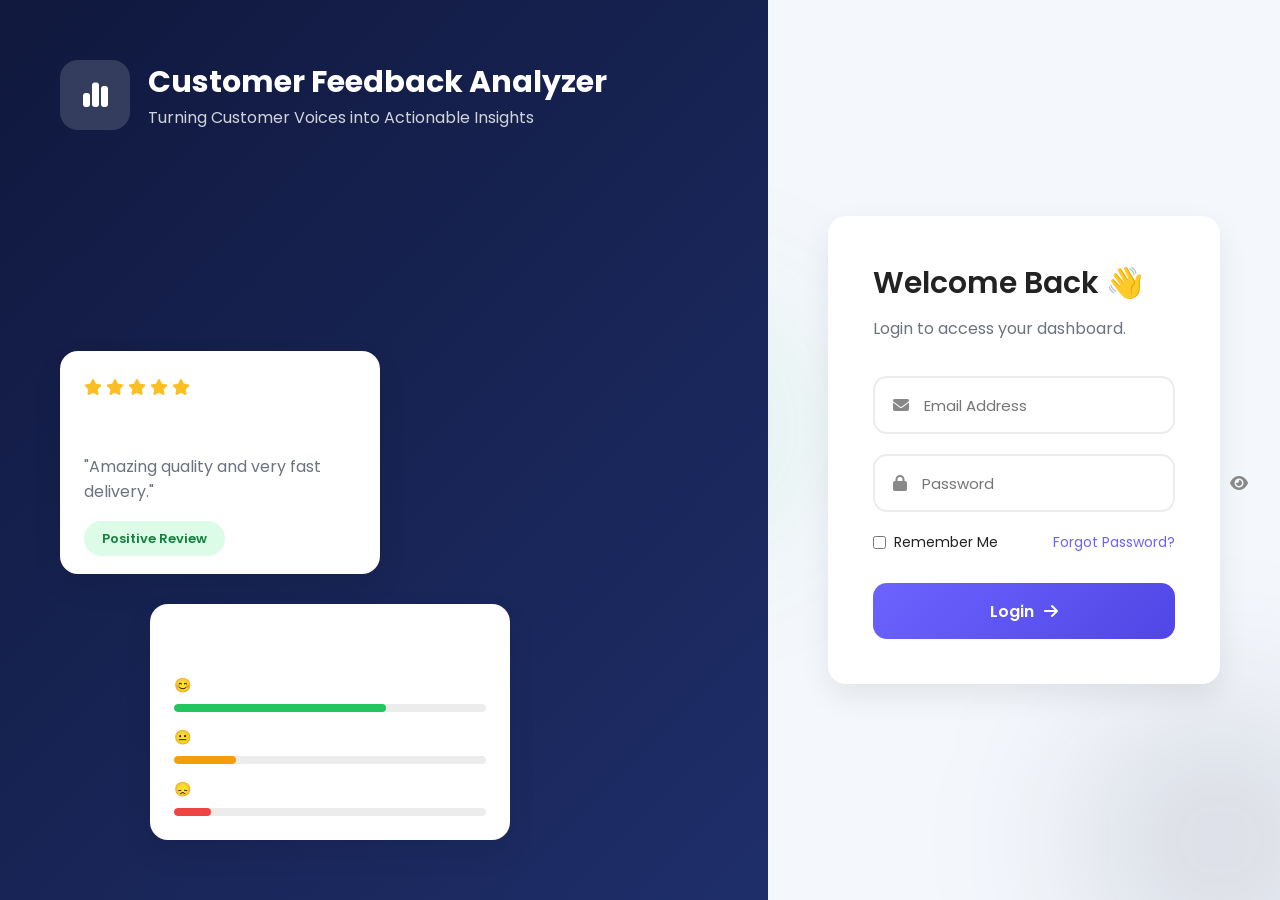
<file: index.html>
<!DOCTYPE html>
<html lang="en">

<head>

    <meta charset="UTF-8">
    <meta name="viewport" content="width=device-width, initial-scale=1.0">

    <title>Customer Feedback Analyzer</title>

    <!-- Google Font -->
    <link rel="preconnect" href="https://fonts.googleapis.com">
    <link rel="preconnect" href="https://fonts.gstatic.com" crossorigin>

    <link href="https://fonts.googleapis.com/css2?family=Poppins:wght@300;400;500;600;700&display=swap"
        rel="stylesheet">

    <!-- Font Awesome -->
    <link rel="stylesheet"
        href="https://cdnjs.cloudflare.com/ajax/libs/font-awesome/6.7.2/css/all.min.css">

    <!-- CSS -->
    <link rel="stylesheet" href="css/style.css">
    <link rel="stylesheet" href="css/login.css">

</head>

<body>

    <!-- Background Circles -->

    <div class="background">

        <div class="circle circle1"></div>
        <div class="circle circle2"></div>
        <div class="circle circle3"></div>

    </div>

    <!-- Main Container -->

    <div class="login-container">

        <!-- ==========================================
             LEFT PANEL
        ========================================== -->

        <section class="left-panel">

            <!-- Logo -->

            <div class="logo">

                <div class="logo-box">

                    <i class="fa-solid fa-chart-simple"></i>

                </div>

                <div>

                    <h1>Customer Feedback Analyzer</h1>

                    <p>Turning Customer Voices into Actionable Insights</p>

                </div>

            </div>

            <!-- Floating Cards -->

            <div class="cards">

                <!-- Review Card -->

                <div class="review-card">

                    <div class="stars">

                        <i class="fa-solid fa-star"></i>
                        <i class="fa-solid fa-star"></i>
                        <i class="fa-solid fa-star"></i>
                        <i class="fa-solid fa-star"></i>
                        <i class="fa-solid fa-star"></i>

                    </div>

                    <h3>Excellent Product</h3>

                    <p>

                        "Amazing quality and very fast delivery."

                    </p>

                    <span class="positive">

                        Positive Review

                    </span>

                </div>

                <!-- Analytics Card -->

                <div class="analytics-card">

                    <h3>Today's Analysis</h3>

                    <div class="stat">

                        <span>😊 Positive</span>

                        <span>68%</span>

                    </div>

                    <div class="progress">

                        <div class="progress-fill positive-fill"></div>

                    </div>

                    <div class="stat">

                        <span>😐 Neutral</span>

                        <span>20%</span>

                    </div>

                    <div class="progress">

                        <div class="progress-fill neutral-fill"></div>

                    </div>

                    <div class="stat">

                        <span>😞 Negative</span>

                        <span>12%</span>

                    </div>

                    <div class="progress">

                        <div class="progress-fill negative-fill"></div>

                    </div>

                </div>

            </div>

        </section>

        <!-- ==========================================
             RIGHT PANEL
        ========================================== -->

        <section class="right-panel">

            <div class="login-card">

                <h2>

                    Welcome Back 👋

                </h2>

                <p>

                    Login to access your dashboard.

                </p>

                <form id="loginForm">

                    <!-- Email -->

                    <div class="input-box">

                        <i class="fa-solid fa-envelope"></i>

                        <input
                            type="email"
                            id="email"
                            placeholder="Email Address"
                            required>

                    </div>

                    <!-- Password -->

                    <div class="input-box">

                        <i class="fa-solid fa-lock"></i>

                        <input
                            type="password"
                            id="password"
                            placeholder="Password"
                            required>

                        <i
                            class="fa-solid fa-eye toggle-password"
                            id="togglePassword">

                        </i>

                    </div>

                    <!-- Options -->

                    <div class="options">

                        <label>

                            <input type="checkbox">

                            Remember Me

                        </label>

                        <a href="#">

                            Forgot Password?

                        </a>

                    </div>

                    <!-- Button -->

                    <button
                        class="login-btn"
                        type="submit">

                        Login

                        <i class="fa-solid fa-arrow-right"></i>

                    </button>

                </form>

            </div>

        </section>

    </div>

    <script src="js/login.js"></script>

</body>

</html>
</file>
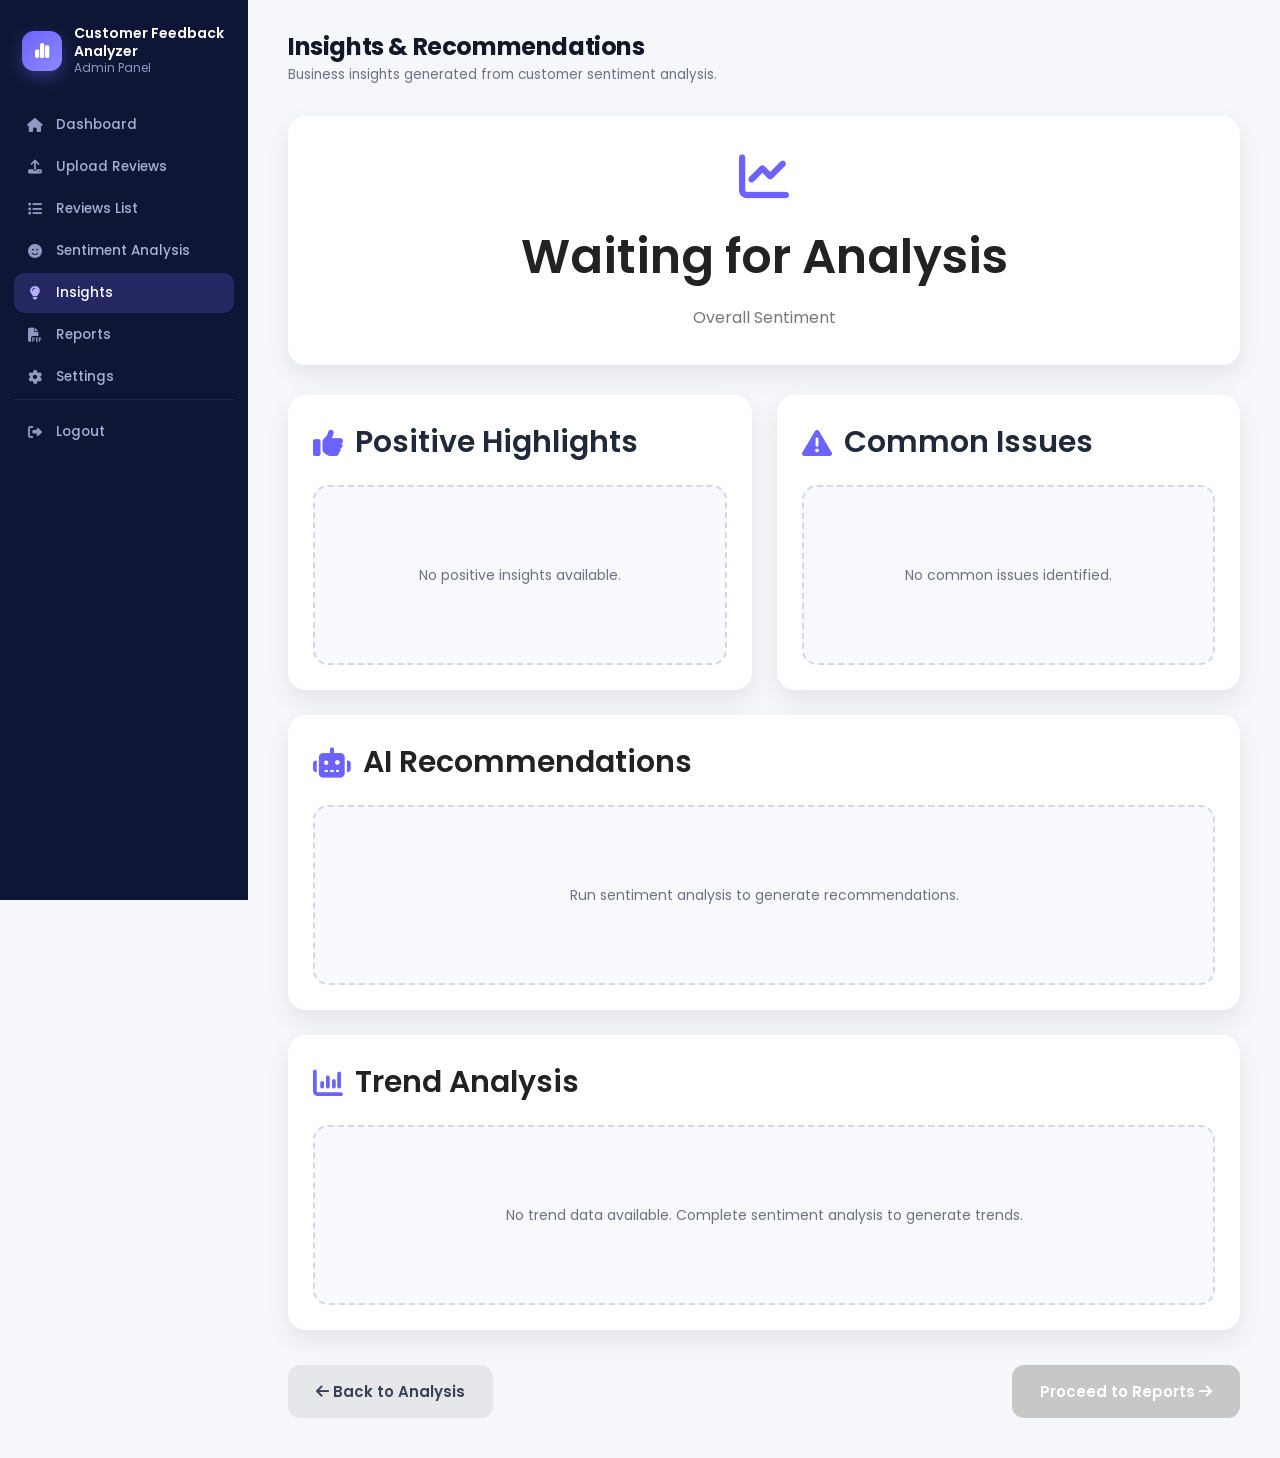
<file: insights.html>
<!DOCTYPE html>
<html lang="en">

<head>

    <meta charset="UTF-8">

    <meta name="viewport" content="width=device-width, initial-scale=1.0">

    <title>Insights & Recommendations | Customer Feedback Analyzer</title>

    <!-- Google Font -->

    <link rel="preconnect" href="https://fonts.googleapis.com">

    <link rel="preconnect" href="https://fonts.gstatic.com" crossorigin>

    <link href="https://fonts.googleapis.com/css2?family=Poppins:wght@300;400;500;600;700&display=swap"
        rel="stylesheet">

    <!-- Font Awesome -->

    <link rel="stylesheet"
        href="https://cdnjs.cloudflare.com/ajax/libs/font-awesome/6.7.2/css/all.min.css">

    <!-- CSS -->

    <link rel="stylesheet" href="css/style.css">

    <link rel="stylesheet" href="css/dashboard.css">

    <link rel="stylesheet" href="css/insights.css">

</head>

<body>

<div class="dashboard">

    <!-- ==========================================
         SIDEBAR
    ========================================== -->

    <aside class="sidebar">

        <div>

            <div class="logo">

                <div class="logo-box">

                    <i class="fa-solid fa-chart-simple"></i>

                </div>

                <div>

                    <h2>Customer Feedback Analyzer</h2>

                    <p>Admin Panel</p>

                </div>

            </div>

            <nav>

                <ul>

                    <li>

                        <a href="dashboard.html">

                            <i class="fa-solid fa-house"></i>

                            Dashboard

                        </a>

                    </li>

                    <li>

                        <a href="upload.html">

                            <i class="fa-solid fa-upload"></i>

                            Upload Reviews

                        </a>

                    </li>

                    <li>

                        <a href="reviews.html">

                            <i class="fa-solid fa-list"></i>

                            Reviews List

                        </a>

                    </li>

                    <li>

                        <a href="analysis.html">

                            <i class="fa-solid fa-face-smile"></i>

                            Sentiment Analysis

                        </a>

                    </li>

                    <li class="active">

                        <a href="insights.html">

                            <i class="fa-solid fa-lightbulb"></i>

                            Insights

                        </a>

                    </li>

                    <li>

                        <a href="reports.html">

                            <i class="fa-solid fa-file-pdf"></i>

                            Reports

                        </a>

                    </li>

                    <li>

                        <a href="settings.html">

                            <i class="fa-solid fa-gear"></i>

                            Settings

                        </a>

                    </li>

                    <li>

                        <a href="index.html">

                            <i class="fa-solid fa-right-from-bracket"></i>

                            Logout

                        </a>

                    </li>

                </ul>

            </nav>

        </div>

    </aside>

    <!-- ==========================================
         MAIN CONTENT
    ========================================== -->

    <main class="main-content">

        <header class="topbar">

            <div>

                <h1>Insights & Recommendations</h1>

                <p>Business insights generated from customer sentiment analysis.</p>

            </div>

        </header>

        <!-- Overall Score -->

        <section class="overall-score">

            <div class="score-card">

                <i class="fa-solid fa-chart-line"></i>

                <h2 id="overallSentiment">Balanced</h2>

                <p>Overall Sentiment</p>

            </div>

        </section>

        <!-- Insight Cards -->

        <section class="insight-grid">

            <div class="insight-card">

                <h2>

                    <i class="fa-solid fa-thumbs-up"></i>

                    Positive Highlights

                </h2>

                <div class="empty-box">

                    <ul id="positiveHighlights">

                    </ul>

                </div>

            </div>

            <div class="insight-card">

                <h2>

                    <i class="fa-solid fa-triangle-exclamation"></i>

                    Common Issues

                </h2>

                <div class="empty-box">

                    <ul id="commonIssues">

                    </ul>

                </div>

            </div>

        </section>

        <!-- AI Recommendations -->

        <section class="recommendation-card">

            <h2>

                <i class="fa-solid fa-robot"></i>

                AI Recommendations

            </h2>

            <div class="empty-box">

                <ul id="recommendationsList">

                </ul>

            </div>

        </section>

        <!-- Trend Placeholder -->

        <section class="recommendation-card">

            <h2>

                <i class="fa-solid fa-chart-column"></i>

                Trend Analysis

            </h2>

            <div class="empty-box trend-box">

                <p id="trendAnalysis">

                    Waiting for analysis...

                </p>

            </div>

        </section>

        <!-- Navigation -->

        <section class="insight-actions">

            <button class="back-btn" onclick="window.location.href='analysis.html'">

                <i class="fa-solid fa-arrow-left"></i>

                Back to Analysis

            </button>

            <button id="reportBtn" class="report-btn" disabled>

                Proceed to Reports

                <i class="fa-solid fa-arrow-right"></i>

            </button>

        </section>

    </main>

</div>

<script src="js/storage.js"></script>
<script src="js/insights.js"></script>

</body>

</html>
</file>
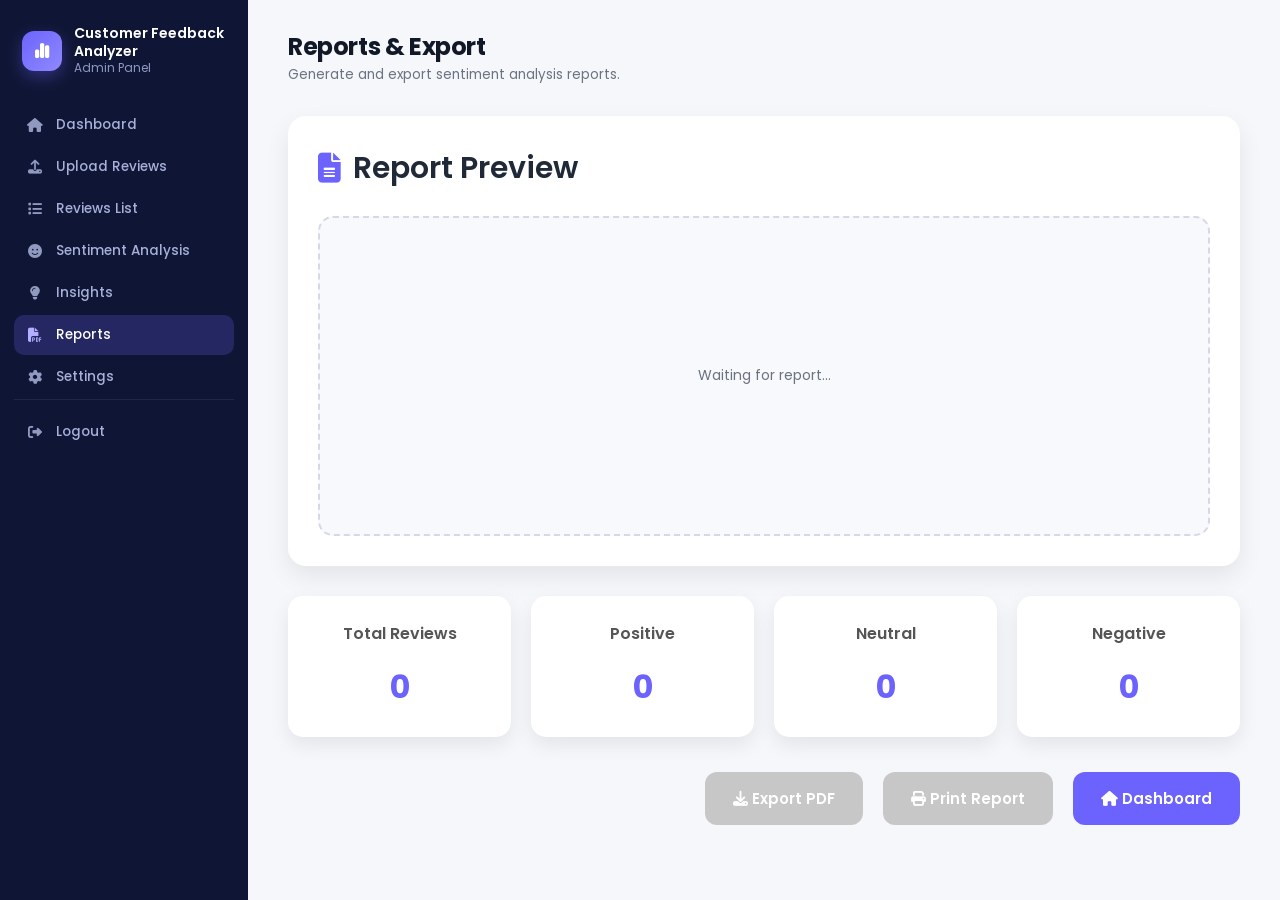
<file: reports.html>
<!DOCTYPE html>
<html lang="en">

<head>

    <meta charset="UTF-8">

    <meta name="viewport" content="width=device-width, initial-scale=1.0">

    <title>Reports | Customer Feedback Analyzer</title>

    <!-- Google Font -->

    <link rel="preconnect" href="https://fonts.googleapis.com">

    <link rel="preconnect" href="https://fonts.gstatic.com" crossorigin>

    <link href="https://fonts.googleapis.com/css2?family=Poppins:wght@300;400;500;600;700&display=swap"
        rel="stylesheet">

    <!-- Font Awesome -->

    <link rel="stylesheet"
        href="https://cdnjs.cloudflare.com/ajax/libs/font-awesome/6.7.2/css/all.min.css">

    <!-- CSS -->

    <link rel="stylesheet" href="css/style.css">

    <link rel="stylesheet" href="css/dashboard.css">

    <link rel="stylesheet" href="css/reports.css">

</head>

<body>

<div class="dashboard">

    <!-- ==========================
         SIDEBAR
    =========================== -->

    <aside class="sidebar">

        <div>

            <div class="logo">

                <div class="logo-box">

                    <i class="fa-solid fa-chart-simple"></i>

                </div>

                <div>

                    <h2>Customer Feedback Analyzer</h2>

                    <p>Admin Panel</p>

                </div>

            </div>

            <nav>

                <ul>

                    <li><a href="dashboard.html"><i class="fa-solid fa-house"></i> Dashboard</a></li>

                    <li><a href="upload.html"><i class="fa-solid fa-upload"></i> Upload Reviews</a></li>

                    <li><a href="reviews.html"><i class="fa-solid fa-list"></i> Reviews List</a></li>

                    <li><a href="analysis.html"><i class="fa-solid fa-face-smile"></i> Sentiment Analysis</a></li>

                    <li><a href="insights.html"><i class="fa-solid fa-lightbulb"></i> Insights</a></li>

                    <li class="active"><a href="reports.html"><i class="fa-solid fa-file-pdf"></i> Reports</a></li>

                    <li><a href="settings.html"><i class="fa-solid fa-gear"></i> Settings</a></li>

                    <li><a href="index.html"><i class="fa-solid fa-right-from-bracket"></i> Logout</a></li>

                </ul>

            </nav>

        </div>

    </aside>

    <!-- ==========================
         MAIN CONTENT
    =========================== -->

    <main class="main-content">

        <header class="topbar">

            <div>

                <h1>Reports & Export</h1>

                <p>Generate and export sentiment analysis reports.</p>

            </div>

        </header>

        <!-- Report Preview -->

        <section class="report-card">

            <h2>

                <i class="fa-solid fa-file-lines"></i>

                Report Preview

            </h2>

            <div class="empty-report" id="reportPreview">

                <p>Waiting for report...</p>

            </div>

        </section>

        <!-- Report Summary -->

        <section class="report-summary">

            <div class="summary-item">

                <h3>Total Reviews</h3>

                <p id="reportTotal">0</p>

            </div>

            <div class="summary-item">

                <h3>Positive</h3>

                <p id="reportPositive">0</p>

            </div>

            <div class="summary-item">

                <h3>Neutral</h3>

                <p id="reportNeutral">0</p>

            </div>

            <div class="summary-item">

                <h3>Negative</h3>

                <p id="reportNegative">0</p>

            </div>

        </section>

        <!-- Action Buttons -->

        <section class="report-actions">

            <button id="downloadBtn" class="download-btn" disabled>

                <i class="fa-solid fa-download"></i>

                Export PDF

            </button>

            <button id="printBtn" class="print-btn" disabled>

                <i class="fa-solid fa-print"></i>

                Print Report

            </button>

            <button class="dashboard-btn"
                onclick="window.location.href='dashboard.html'">

                <i class="fa-solid fa-house"></i>

                Dashboard

            </button>

        </section>

    </main>

</div>

<script src="js/storage.js"></script>
<script src="js/reports.js"></script>

</body>

</html>
</file>
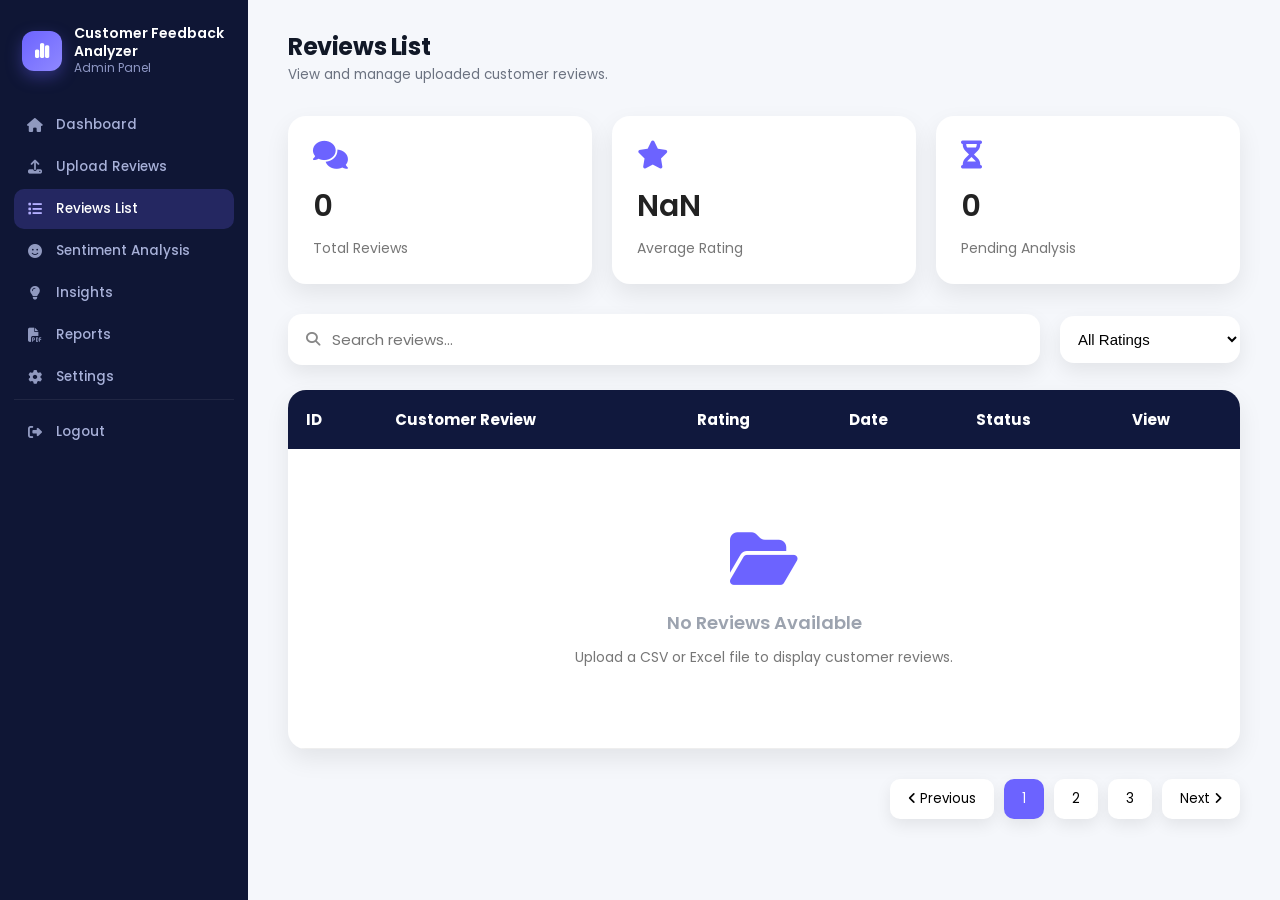
<file: reviews.html>
<!DOCTYPE html>
<html lang="en">

<head>

    <meta charset="UTF-8">
    <meta name="viewport" content="width=device-width, initial-scale=1.0">

    <title>Reviews List | Customer Feedback Analyzer</title>

    <!-- Google Font -->

    <link rel="preconnect" href="https://fonts.googleapis.com">
    <link rel="preconnect" href="https://fonts.gstatic.com" crossorigin>

    <link href="https://fonts.googleapis.com/css2?family=Poppins:wght@300;400;500;600;700&display=swap"
        rel="stylesheet">

    <!-- Font Awesome -->

    <link rel="stylesheet"
        href="https://cdnjs.cloudflare.com/ajax/libs/font-awesome/6.7.2/css/all.min.css">

    <!-- CSS -->

    <link rel="stylesheet" href="css/style.css">
    <link rel="stylesheet" href="css/dashboard.css">
    <link rel="stylesheet" href="css/reviews.css">

</head>

<body>

<div class="dashboard">

    <!-- ==========================================
         SIDEBAR
    ========================================== -->

    <aside class="sidebar">

        <div>

            <div class="logo">

                <div class="logo-box">

                    <i class="fa-solid fa-chart-simple"></i>

                </div>

                <div>

                    <h2>Customer Feedback Analyzer</h2>

                    <p>Admin Panel</p>

                </div>

            </div>

            <nav>

                <ul>

                    <li>

                        <a href="dashboard.html">

                            <i class="fa-solid fa-house"></i>

                            Dashboard

                        </a>

                    </li>

                    <li>

                        <a href="upload.html">

                            <i class="fa-solid fa-upload"></i>

                            Upload Reviews

                        </a>

                    </li>

                    <li class="active">

                        <a href="reviews.html">

                            <i class="fa-solid fa-list"></i>

                            Reviews List

                        </a>

                    </li>

                    <li>

                        <a href="analysis.html">

                            <i class="fa-solid fa-face-smile"></i>

                            Sentiment Analysis

                        </a>

                    </li>

                    <li>

                        <a href="insights.html">

                            <i class="fa-solid fa-lightbulb"></i>

                            Insights

                        </a>

                    </li>

                    <li>

                        <a href="reports.html">

                            <i class="fa-solid fa-file-pdf"></i>

                            Reports

                        </a>

                    </li>

                    <li>

                        <a href="settings.html">

                            <i class="fa-solid fa-gear"></i>

                            Settings

                        </a>

                    </li>

                    <li>

                        <a href="index.html">

                            <i class="fa-solid fa-right-from-bracket"></i>

                            Logout

                        </a>

                    </li>

                </ul>

            </nav>

        </div>

    </aside>

    <!-- ==========================================
         MAIN CONTENT
    ========================================== -->

    <main class="main-content">

        <!-- Header -->

        <header class="topbar">

            <div>

                <h1>Reviews List</h1>

                <p>View and manage uploaded customer reviews.</p>

            </div>

        </header>

        <!-- Summary Cards -->

        <section class="summary-grid">

            <div class="summary-card">

                <i class="fa-solid fa-comments"></i>

                <h2 id="totalReviews">0</h2>

                <p>Total Reviews</p>

            </div>

            <div class="summary-card">

                <i class="fa-solid fa-star"></i>

                <h2 id="averageRating">0.0</h2>

                <p>Average Rating</p>

            </div>

            <div class="summary-card">

                <i class="fa-solid fa-hourglass-half"></i>

                <h2 id="pendingReviews">0</h2>

                <p>Pending Analysis</p>

            </div>

        </section>

        <!-- Search & Filter -->

        <section class="toolbar">

            <div class="search-box">

                <i class="fa-solid fa-search"></i>

                <input
                    type="text"
                    id="searchInput"
                    placeholder="Search reviews...">

            </div>

            <select id="ratingFilter">

                <option value="all">All Ratings</option>

                <option value="5">⭐⭐⭐⭐⭐</option>

                <option value="4">⭐⭐⭐⭐</option>

                <option value="3">⭐⭐⭐</option>

                <option value="2">⭐⭐</option>

                <option value="1">⭐</option>

            </select>

        </section>

        <!-- Reviews Table -->

        <section class="table-card">

            <table id="reviewsTable">

                <thead>

                    <tr>

                        <th>ID</th>

                        <th>Customer Review</th>

                        <th>Rating</th>

                        <th>Date</th>

                        <th>Status</th>

                        <th>View</th>

                    </tr>

                </thead>

               <tbody id="reviewsBody">

                    <tr>

                        <td colspan="6" class="empty-table">

                            <i class="fa-solid fa-folder-open"></i>

                            <h3>No Reviews Available</h3>

                            <p>

                                Upload a CSV or Excel file to display customer reviews.

                            </p>

                         </td>

                     </tr>

                </tbody>

            </table>

        </section>

        <!-- Pagination -->

        <section class="pagination">

            <button>

                <i class="fa-solid fa-angle-left"></i>

                Previous

            </button>

            <button class="page active">1</button>

            <button class="page">2</button>

            <button class="page">3</button>

            <button>

                Next

                <i class="fa-solid fa-angle-right"></i>

            </button>

        </section>

    </main>

</div>

<script src="js/storage.js"></script>
<script src="js/reviews.js"></script>

</body>

</html>
</file>
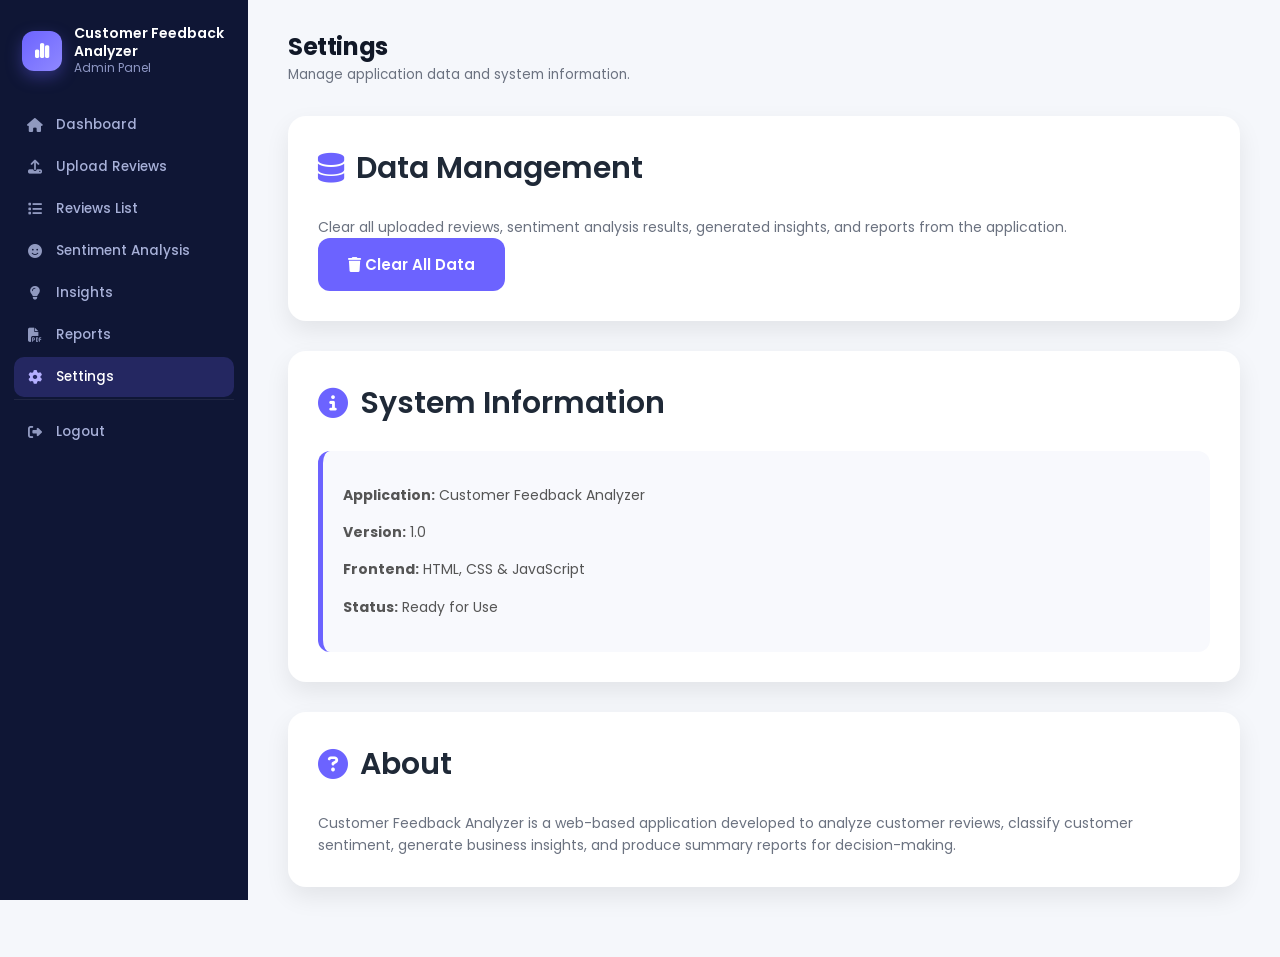
<file: settings.html>
<!DOCTYPE html>
<html lang="en">

<head>

    <meta charset="UTF-8">

    <meta name="viewport" content="width=device-width, initial-scale=1.0">

    <title>Settings | Customer Feedback Analyzer</title>

    <!-- Google Font -->

    <link rel="preconnect" href="https://fonts.googleapis.com">

    <link rel="preconnect" href="https://fonts.gstatic.com" crossorigin>

    <link href="https://fonts.googleapis.com/css2?family=Poppins:wght@300;400;500;600;700&display=swap"
        rel="stylesheet">

    <!-- Font Awesome -->

    <link rel="stylesheet"
        href="https://cdnjs.cloudflare.com/ajax/libs/font-awesome/6.7.2/css/all.min.css">

    <!-- CSS -->

    <link rel="stylesheet" href="css/style.css">

    <link rel="stylesheet" href="css/dashboard.css">

    <link rel="stylesheet" href="css/settings.css">

</head>

<body>

<div class="dashboard">

    <!-- ==========================
         SIDEBAR
    =========================== -->

    <aside class="sidebar">

        <div>

            <div class="logo">

                <div class="logo-box">

                    <i class="fa-solid fa-chart-simple"></i>

                </div>

                <div>

                    <h2>Customer Feedback Analyzer</h2>

                    <p>Admin Panel</p>

                </div>

            </div>

            <nav>

                <ul>

                    <li><a href="dashboard.html"><i class="fa-solid fa-house"></i> Dashboard</a></li>

                    <li><a href="upload.html"><i class="fa-solid fa-upload"></i> Upload Reviews</a></li>

                    <li><a href="reviews.html"><i class="fa-solid fa-list"></i> Reviews List</a></li>

                    <li><a href="analysis.html"><i class="fa-solid fa-face-smile"></i> Sentiment Analysis</a></li>

                    <li><a href="insights.html"><i class="fa-solid fa-lightbulb"></i> Insights</a></li>

                    <li><a href="reports.html"><i class="fa-solid fa-file-pdf"></i> Reports</a></li>

                    <li class="active"><a href="settings.html"><i class="fa-solid fa-gear"></i> Settings</a></li>

                    <li><a href="index.html"><i class="fa-solid fa-right-from-bracket"></i> Logout</a></li>

                </ul>

            </nav>

        </div>

    </aside>

    <!-- ==========================
         MAIN CONTENT
    =========================== -->

    <main class="main-content">

        <header class="topbar">

            <div>

                <h1>Settings</h1>

                <p>Manage application data and system information.</p>

            </div>

        </header>

        <!-- ==========================
             DATA MANAGEMENT
        =========================== -->

        <section class="settings-card">

            <h2>

                <i class="fa-solid fa-database"></i>

                Data Management

            </h2>

            <p>

                Clear all uploaded reviews, sentiment analysis results,
                generated insights, and reports from the application.

            </p>

            <button id="clearDataBtn" class="save-btn">

                <i class="fa-solid fa-trash"></i>

                Clear All Data

            </button>

        </section>

        <!-- ==========================
             SYSTEM INFORMATION
        =========================== -->

        <section class="settings-card">

            <h2>

                <i class="fa-solid fa-circle-info"></i>

                System Information

            </h2>

            <div class="system-info">

                <p><strong>Application:</strong> Customer Feedback Analyzer</p>

                <p><strong>Version:</strong> 1.0</p>

                <p><strong>Frontend:</strong> HTML, CSS & JavaScript</p>

                <p><strong>Status:</strong> Ready for Use</p>

            </div>

        </section>

        <!-- ==========================
             ABOUT
        =========================== -->

        <section class="settings-card">

            <h2>

                <i class="fa-solid fa-circle-question"></i>

                About

            </h2>

            <p>

                Customer Feedback Analyzer is a web-based application developed
                to analyze customer reviews, classify customer sentiment,
                generate business insights, and produce summary reports for
                decision-making.

            </p>

        </section>

    </main>

</div>

<script src="js/storage.js"></script>
<script src="js/settings.js"></script>

</body>

</html>
</file>
<file: css/style.css>
/* ==========================================================
   CUSTOMER FEEDBACK ANALYZER
   GLOBAL STYLES
========================================================== */

/* =========================
   RESET
========================= */

*{
    margin:0;
    padding:0;
    box-sizing:border-box;
}

html{
    scroll-behavior:smooth;
}

body{
    font-family:'Poppins',sans-serif;
    background:#F4F7FC;
    color:#222;
    overflow-x:hidden;
}

/* =========================
   VARIABLES
========================= */

:root{

    --primary:#10183D;
    --secondary:#6C63FF;

    --white:#FFFFFF;

    --background:#F4F7FC;

    --text:#222;

    --text-light:#6B7280;

    --success:#22C55E;

    --warning:#F59E0B;

    --danger:#EF4444;

    --border:#E5E7EB;

    --shadow:0 12px 30px rgba(0,0,0,.08);

    --radius:18px;

}

/* =========================
   HEADINGS
========================= */

h1{

    font-size:32px;

    font-weight:700;

}

h2{

    font-size:30px;

    font-weight:600;

}

h3{

    font-size:18px;

    font-weight:600;

}

p{

    color:var(--text-light);

    line-height:1.6;

}

/* =========================
   LINKS
========================= */

a{

    text-decoration:none;

    color:inherit;

    transition:.3s;

}

/* =========================
   BUTTONS
========================= */

button{

    border:none;

    cursor:pointer;

    font-family:'Poppins',sans-serif;

    transition:.3s;

}

/* =========================
   INPUTS
========================= */

input{

    border:none;

    outline:none;

    font-family:'Poppins',sans-serif;

}

/* =========================
   LISTS
========================= */

ul{

    list-style:none;

}

/* =========================
   IMAGES
========================= */

img{

    max-width:100%;

    display:block;

}

/* =========================
   CARDS
========================= */

.review-card,
.analytics-card,
.login-card{

    background:var(--white);

    border-radius:var(--radius);

    box-shadow:var(--shadow);

}

/* =========================
   SCROLLBAR
========================= */

::-webkit-scrollbar{

    width:8px;

}

::-webkit-scrollbar-thumb{

    background:var(--secondary);

    border-radius:20px;

}

::-webkit-scrollbar-track{

    background:#ECECEC;

}

/* =========================
   ANIMATIONS
========================= */

@keyframes fadeIn{

    from{

        opacity:0;

        transform:translateY(25px);

    }

    to{

        opacity:1;

        transform:translateY(0);

    }

}

@keyframes slideLeft{

    from{

        opacity:0;

        transform:translateX(-50px);

    }

    to{

        opacity:1;

        transform:translateX(0);

    }

}

@keyframes slideRight{

    from{

        opacity:0;

        transform:translateX(50px);

    }

    to{

        opacity:1;

        transform:translateX(0);

    }

}

@keyframes floating{

    0%{

        transform:translateY(0);

    }

    50%{

        transform:translateY(-8px);

    }

    100%{

        transform:translateY(0);

    }

}

@keyframes pulse{

    0%{

        transform:scale(1);

    }

    50%{

        transform:scale(1.05);

    }

    100%{

        transform:scale(1);

    }

}

/* =========================
   UTILITY CLASSES
========================= */

.text-center{

    text-align:center;

}

.shadow{

    box-shadow:var(--shadow);

}

.rounded{

    border-radius:var(--radius);

}

.fade{

    animation:fadeIn .8s ease;

}

/* =========================
   RESPONSIVE
========================= */

@media(max-width:992px){

    h1{

        font-size:26px;

    }

    h2{

        font-size:24px;

    }

}

@media(max-width:768px){

    h1{

        font-size:22px;

    }

    h2{

        font-size:20px;

    }

}
</file>
<file: css/login.css>
/* ==========================================================
   LOGIN PAGE
========================================================== */

/* =========================
   BACKGROUND
========================= */

.background{

    position:fixed;

    inset:0;

    overflow:hidden;

    z-index:-1;

    background:#F4F7FC;

}

.circle{

    position:absolute;

    border-radius:50%;

    filter:blur(80px);

    animation:floatCircle 15s infinite ease-in-out;

}

.circle1{

    width:320px;

    height:320px;

    background:rgba(108,99,255,.18);

    top:-120px;

    left:-120px;

}

.circle2{

    width:280px;

    height:280px;

    background:rgba(16,24,61,.12);

    right:-80px;

    bottom:-80px;

}

.circle3{

    width:220px;

    height:220px;

    background:rgba(34,197,94,.12);

    top:35%;

    left:45%;

}

/* =========================
   MAIN LAYOUT
========================= */

.login-container{

    width:100%;

    min-height:100vh;

    display:grid;

    grid-template-columns:60% 40%;

}

/* =========================
   LEFT PANEL
========================= */

.left-panel{

    background:linear-gradient(135deg,#10183D,#1E2E69);

    padding:60px;

    color:#fff;

    display:flex;

    flex-direction:column;

    justify-content:space-between;

    animation:slideLeft .8s ease;

}

.logo{

    display:flex;

    align-items:center;

    gap:18px;

}

.logo-box{

    width:70px;

    height:70px;

    border-radius:18px;

    background:rgba(255,255,255,.15);

    display:flex;

    justify-content:center;

    align-items:center;

    font-size:28px;

}

.logo h1{

    color:#fff;

    font-size:30px;

}

.logo p{

    color:#D1D5DB;

}

/* =========================
   FLOATING CARDS
========================= */

.cards{

    display:flex;

    flex-direction:column;

    gap:30px;

    margin-top:40px;

}

.review-card{

    width:320px;

    padding:24px;

    animation:floating 5s ease-in-out infinite;

}

.analytics-card{

    width:360px;

    padding:24px;

    margin-left:90px;

    animation:floating 6s ease-in-out infinite;

}

.review-card:hover,
.analytics-card:hover{

    transform:translateY(-8px);

}

/* =========================
   REVIEW CARD
========================= */

.stars{

    color:#FBBF24;

    margin-bottom:15px;

}

.review-card h3{

    margin-bottom:12px;

}

.review-card p{

    margin-bottom:20px;

}

.positive{

    background:#DCFCE7;

    color:#15803D;

    padding:8px 18px;

    border-radius:40px;

    font-size:13px;

    font-weight:600;

}

/* =========================
   ANALYTICS
========================= */

.analytics-card h3{

    margin-bottom:20px;

}

.stat{

    display:flex;

    justify-content:space-between;

    margin-top:15px;

    margin-bottom:8px;

    font-size:14px;

}

.progress{

    height:8px;

    border-radius:30px;

    background:#ECECEC;

    overflow:hidden;

}

.progress-fill{

    height:100%;

    border-radius:30px;

}

.positive-fill{

    width:68%;

    background:#22C55E;

}

.neutral-fill{

    width:20%;

    background:#F59E0B;

}

.negative-fill{

    width:12%;

    background:#EF4444;

}

/* =========================
   RIGHT PANEL
========================= */

.right-panel{

    display:flex;

    justify-content:center;

    align-items:center;

    padding:60px;

    animation:slideRight .8s ease;

}

.login-card{

    width:100%;

    max-width:420px;

    padding:45px;

}

.login-card h2{

    margin-bottom:10px;

}

.login-card p{

    margin-bottom:35px;

}

/* =========================
   INPUTS
========================= */

.input-box{

    height:58px;

    border:2px solid #ECECEC;

    border-radius:14px;

    display:flex;

    align-items:center;

    padding:0 18px;

    margin-bottom:20px;

    transition:.3s;

}

.input-box:focus-within{

    border-color:#6C63FF;

}

.input-box i{

    color:#888;

}

.input-box input{

    flex:1;

    padding:0 15px;

    font-size:15px;

    background:transparent;

}

.toggle-password{

    cursor:pointer;

}

/* =========================
   OPTIONS
========================= */

.options{

    display:flex;

    justify-content:space-between;

    align-items:center;

    margin-bottom:30px;

    font-size:14px;

}

.options label{

    display:flex;

    align-items:center;

    gap:8px;

}

.options a{

    color:#6C63FF;

}

/* =========================
   BUTTON
========================= */

.login-btn{

    width:100%;

    height:56px;

    border:none;

    border-radius:14px;

    background:linear-gradient(135deg,#6C63FF,#4F46E5);

    color:#fff;

    font-size:16px;

    font-weight:600;

    display:flex;

    justify-content:center;

    align-items:center;

    gap:10px;

    transition:.3s;

}

.login-btn:hover{

    transform:translateY(-3px);

    box-shadow:0 15px 30px rgba(108,99,255,.3);

}

/* =========================
   RESPONSIVE
========================= */

@media(max-width:1100px){

    .login-container{

        grid-template-columns:1fr;

    }

    .left-panel{

        display:none;

    }

}

@media(max-width:768px){

    .right-panel{

        padding:30px;

    }

    .login-card{

        padding:30px;

    }

}

/* =========================
   BACKGROUND ANIMATION
========================= */

@keyframes floatCircle{

    0%{

        transform:translateY(0);

    }

    50%{

        transform:translateY(-30px);

    }

    100%{

        transform:translateY(0);

    }

}
</file>
<file: css/dashboard.css>
/* ==========================================================
   DASHBOARD  -  modern, airy layout
   One consolidated stylesheet (replaces the old base +
   "compact" + "polish v2" layers). Tweak the variables below.
========================================================== */

:root{
    --d-sidebar-w: 248px;
    --d-bg: #F5F7FB;
    --d-card: #FFFFFF;
    --d-border: #ECEEF4;
    --d-text: #111827;
    --d-muted: #6B7280;
    --d-brand: #6C63FF;
    --d-brand-soft: #F0EFFF;
    --d-radius: 16px;
    --d-radius-sm: 10px;
    --d-shadow: 0 1px 2px rgba(16,24,61,.04), 0 4px 16px rgba(16,24,61,.04);
    --d-shadow-hover: 0 2px 4px rgba(16,24,61,.05), 0 10px 28px rgba(16,24,61,.08);
}

/* =========================
   LAYOUT
========================= */

.dashboard{
    display: flex;
    min-height: 100vh;
    background: var(--d-bg);
    font-size: 14px;
}

/* =========================
   SIDEBAR
========================= */

.sidebar{
    position: fixed;
    top: 0;
    left: 0;
    width: var(--d-sidebar-w);
    height: 100vh;
    padding: 24px 14px 20px;
    display: flex;
    flex-direction: column;
    background: #0F1635;
    color: #fff;
    overflow-y: auto;
    z-index: 10;
}

.sidebar .logo{
    display: flex;
    align-items: center;
    gap: 12px;
    padding: 0 8px;
    margin-bottom: 28px;
}

.sidebar .logo-box{
    flex-shrink: 0;
    width: 40px;
    height: 40px;
    border-radius: 12px;
    display: flex;
    justify-content: center;
    align-items: center;
    font-size: 17px;
    background: linear-gradient(135deg, #6C63FF, #8F89FF);
    box-shadow: 0 6px 16px rgba(108,99,255,.35);
}

.sidebar .logo h2{
    color: #fff;
    font-size: 14px;
    font-weight: 600;
    line-height: 1.3;
}

.sidebar .logo p{
    color: #8E97C4;
    font-size: 12px;
    line-height: 1.4;
}

/* ---- navigation ---- */

.sidebar nav{
    flex: 1;
    display: flex;
    flex-direction: column;
}

.sidebar ul{
    flex: 1;
    display: flex;
    flex-direction: column;
    gap: 2px;
}

.sidebar li{ list-style: none; }

/* Logout sits at the bottom, away from the main links */
.sidebar li:last-child{
    margin-top: auto;
    padding-top: 12px;
    border-top: 1px solid rgba(255,255,255,.07);
}

.sidebar a{
    display: flex;
    align-items: center;
    gap: 12px;
    padding: 10px 12px;
    border-radius: var(--d-radius-sm);
    color: #A7B0D8;
    font-size: 13.5px;
    font-weight: 500;
    transition: background .2s ease, color .2s ease;
}

.sidebar a i{
    width: 18px;
    text-align: center;
    font-size: 14px;
    opacity: .85;
}

.sidebar a:hover{
    background: rgba(255,255,255,.07);
    color: #fff;
}

.sidebar .active a{
    background: rgba(108,99,255,.22);
    color: #fff;
}

.sidebar .active a i{
    color: #B4AFFF;
    opacity: 1;
}

/* =========================
   MAIN CONTENT
========================= */

.main-content{
    margin-left: var(--d-sidebar-w);
    width: calc(100% - var(--d-sidebar-w));
    padding: 32px 40px 40px;
}

/* =========================
   TOPBAR
========================= */

.topbar{
    display: flex;
    justify-content: space-between;
    align-items: center;
    margin-bottom: 28px;
}

.topbar h1{
    font-size: 24px;
    font-weight: 700;
    letter-spacing: -.4px;
    color: var(--d-text);
    line-height: 1.25;
}

.topbar p{
    margin-top: 2px;
    font-size: 13.5px;
    color: var(--d-muted);
}

.topbar-right{
    display: flex;
    align-items: center;
    gap: 12px;
}

.notification-btn{
    width: 40px;
    height: 40px;
    border-radius: 50%;
    background: var(--d-card);
    border: 1px solid var(--d-border);
    color: #4B5563;
    font-size: 14px;
    box-shadow: none;
    transition: background .2s ease, color .2s ease, border-color .2s ease;
}

.notification-btn:hover{
    background: var(--d-brand-soft);
    border-color: #DAD7FF;
    color: var(--d-brand);
    transform: none;
}

.admin-profile{
    display: flex;
    align-items: center;
    gap: 10px;
    padding: 5px 16px 5px 6px;
    border-radius: 999px;
    background: var(--d-card);
    border: 1px solid var(--d-border);
    box-shadow: none;
    font-size: 13.5px;
    font-weight: 500;
    color: var(--d-text);
}

.admin-profile i{
    font-size: 28px;
    color: var(--d-brand);
}

/* =========================
   STAT CARDS
========================= */

.stats-grid{
    display: grid;
    grid-template-columns: repeat(4, minmax(0, 1fr));
    gap: 16px;
    margin-bottom: 20px;
}

.stat-card{
    display: grid;
    grid-template-columns: auto 1fr;
    grid-template-rows: auto auto;
    column-gap: 14px;
    align-items: center;
    padding: 18px 20px;
    background: var(--d-card);
    border: 1px solid var(--d-border);
    border-radius: var(--d-radius);
    box-shadow: var(--d-shadow);
    transition: transform .2s ease, box-shadow .2s ease;
}

/* The page script sets an inline lift on hover; keep it gentle */
.stat-card{ transform: none !important; }
.stat-card:hover{
    transform: translateY(-2px) !important;
    box-shadow: var(--d-shadow-hover);
}

.stat-card i{
    grid-row: 1 / span 2;
    display: grid;
    place-items: center;
    width: 44px;
    height: 44px;
    margin: 0;
    border-radius: 12px;
    font-size: 17px;
    color: var(--d-brand);
    background: var(--d-brand-soft);
}

.stat-card h2{
    align-self: end;
    margin: 0;
    font-size: 24px;
    font-weight: 700;
    line-height: 1.15;
    letter-spacing: -.3px;
    color: var(--d-text);
}

.stat-card p{
    align-self: start;
    margin: 2px 0 0;
    font-size: 12.5px;
    line-height: 1.4;
    color: var(--d-muted);
}

/* colour-coded to match the chart: positive / neutral / negative */
.stat-card:nth-child(2) i{ color: #16A34A; background: #E8F8EF; }
.stat-card:nth-child(3) i{ color: #D97706; background: #FEF5DC; }
.stat-card:nth-child(4) i{ color: #DC2626; background: #FDECEC; }

/* =========================
   CARDS + GRID
========================= */

.dashboard-grid{
    display: grid;
    grid-template-columns: minmax(0, 1.7fr) minmax(0, 1fr);
    gap: 16px;
}

.card{
    padding: 22px;
    background: var(--d-card);
    border: 1px solid var(--d-border);
    border-radius: var(--d-radius);
    /* !important so the inline hover shadow from the page script
       can't make it chunky again */
    box-shadow: var(--d-shadow) !important;
}

.card:hover{ box-shadow: var(--d-shadow-hover) !important; }

.card h3{
    margin-bottom: 16px;
    font-size: 15px;
    font-weight: 600;
    letter-spacing: -.1px;
    color: var(--d-text);
}

/* =========================
   CHART CARD
========================= */

.chart-card{
    display: flex;
    flex-direction: column;
    align-items: stretch;
    min-height: 320px;
}

#sentimentChart{
    width: 240px !important;
    height: 240px !important;
    margin: auto;
}

/* =========================
   DATASET INFORMATION
========================= */

.dataset-info p{
    display: flex;
    justify-content: space-between;
    align-items: baseline;
    gap: 12px;
    padding: 12px 0;
    border-bottom: 1px solid #F1F2F7;
    font-size: 13.5px;
    line-height: 1.4;
    color: var(--d-text);
}

.dataset-info p:first-child{ padding-top: 0; }
.dataset-info p:last-child{ border-bottom: none; padding-bottom: 0; }

.dataset-info strong{
    font-weight: 500;
    color: var(--d-muted);
}

.dataset-info span{
    font-weight: 600;
    text-align: right;
}

/* =========================
   RECENT REVIEWS
========================= */

#recentReviewsList{
    list-style: none;
    padding: 0;
    margin: 0;
}

#recentReviewsList li{
    padding: 12px 0;
    border-bottom: 1px solid #F1F2F7;
    font-size: 13.5px;
    line-height: 1.55;
    color: #374151;
}

#recentReviewsList li:first-child{ padding-top: 0; }
#recentReviewsList li:last-child{ border-bottom: none; }

#recentReviewsList li strong{
    display: inline-block;
    margin-bottom: 2px;
    font-size: 11px;
    letter-spacing: 1px;
}

#recentReviewsList + .action-btn{ margin-top: 14px; }

/* =========================
   BUTTONS (soft style, fills on hover)
========================= */

.action-btn{
    display: flex;
    align-items: center;
    justify-content: center;
    gap: 8px;
    width: 100%;
    padding: 11px 14px;
    margin-bottom: 10px;
    border: 1px solid transparent;
    border-radius: var(--d-radius-sm);
    background: var(--d-brand-soft);
    color: #5B52F0;
    font-size: 13.5px;
    font-weight: 500;
    cursor: pointer;
    transition: background .2s ease, color .2s ease, box-shadow .2s ease;
}

.action-btn:last-child{ margin-bottom: 0; }

.action-btn:hover{
    background: var(--d-brand);
    color: #fff;
    box-shadow: 0 6px 14px rgba(108,99,255,.28);
}

.action-btn:focus-visible,
.notification-btn:focus-visible,
.sidebar a:focus-visible{
    outline: 2px solid var(--d-brand);
    outline-offset: 2px;
}

/* =========================
   EMPTY STATES / PLACEHOLDERS
   (kept for the other pages that reuse them)
========================= */

.placeholder{
    display: flex;
    flex-direction: column;
    justify-content: center;
    align-items: center;
    height: 220px;
    border: 1.5px dashed #DADDE8;
    border-radius: var(--d-radius);
    text-align: center;
    font-size: 14px;
    color: #9CA3AF;
}

.placeholder i{
    margin-bottom: 12px;
    font-size: 40px;
    color: var(--d-brand);
}

.placeholder h3{ margin-bottom: 8px; }

.empty-state{
    display: flex;
    flex-direction: column;
    justify-content: center;
    align-items: center;
    height: 180px;
    text-align: center;
    color: #9CA3AF;
}

.empty-state i{
    margin-bottom: 12px;
    font-size: 36px;
    color: var(--d-brand);
}

.empty-state p{ font-size: 13.5px; }

.recent-list{
    display: flex;
    flex-direction: column;
    gap: 10px;
}

.recent-list li{
    padding: 10px 12px;
    border-radius: var(--d-radius-sm);
    background: #F8F9FD;
}

/* =========================
   RESPONSIVE
========================= */

@media (max-width: 1100px){
    .stats-grid{ grid-template-columns: repeat(2, minmax(0, 1fr)); }
    .dashboard-grid{ grid-template-columns: 1fr; }
}

/* collapsed icon-only sidebar */
@media (max-width: 900px){

    .sidebar{
        width: 72px;
        padding: 20px 10px;
    }

    .sidebar .logo{ justify-content: center; padding: 0; }
    .sidebar .logo > div:not(.logo-box){ display: none; }

    /* font-size 0 hides the link labels (plain text nodes) and
       the icon gets its size back */
    .sidebar a{
        justify-content: center;
        gap: 0;
        padding: 12px 0;
        font-size: 0;
    }
    .sidebar a i{ width: auto; font-size: 16px; }

    .main-content{
        margin-left: 72px;
        width: calc(100% - 72px);
        padding: 24px 22px 32px;
    }
}

@media (max-width: 768px){

    .topbar{
        flex-direction: column;
        align-items: flex-start;
        gap: 14px;
    }

    .main-content{ padding: 20px 16px 28px; }
    .card{ padding: 18px; }
}

@media (max-width: 480px){
    .stats-grid{ grid-template-columns: 1fr; }
    .admin-profile span{ display: none; }
    .admin-profile{ padding: 5px; }
}
</file>
<file: css/insights.css>
/* ==========================================================
   INSIGHTS & RECOMMENDATIONS PAGE
========================================================== */

/* ==========================
   OVERALL SCORE
========================== */

.overall-score{

    margin:30px 0;

}

.score-card{

    background:#FFFFFF;

    border-radius:18px;

    padding:35px;

    text-align:center;

    box-shadow:0 10px 25px rgba(0,0,0,.08);

    transition:.3s;

}

.score-card:hover{

    transform:translateY(-5px);

}

.score-card i{

    font-size:50px;

    color:#6C63FF;

    margin-bottom:20px;

}

.score-card h2{

    font-size:48px;

    margin-bottom:12px;

}

.score-card p{

    color:#777;

    font-size:16px;

}

/* ==========================
   INSIGHT GRID
========================== */

.insight-grid{

    display:grid;

    grid-template-columns:repeat(2,1fr);

    gap:25px;

    margin-bottom:25px;

}

.insight-card{

    background:#FFFFFF;

    border-radius:18px;

    padding:25px;

    box-shadow:0 10px 25px rgba(0,0,0,.08);

}

.insight-card h2{

    display:flex;

    align-items:center;

    gap:12px;

    margin-bottom:20px;

    color:#1F2937;

}

.insight-card h2 i{

    color:#6C63FF;

}

/* ==========================
   RECOMMENDATION CARD
========================== */

.recommendation-card{

    background:#FFFFFF;

    border-radius:18px;

    padding:25px;

    margin-bottom:25px;

    box-shadow:0 10px 25px rgba(0,0,0,.08);

}

.recommendation-card h2{

    display:flex;

    align-items:center;

    gap:12px;

    margin-bottom:20px;

}

.recommendation-card h2 i{

    color:#6C63FF;

}

/* ==========================
   EMPTY BOXES
========================== */

.empty-box{

    background:#F8F9FD;

    border:2px dashed #D6D8E7;

    border-radius:15px;

    min-height:180px;

    display:flex;

    justify-content:center;

    align-items:center;

    text-align:center;

    padding:25px;

    color:#6B7280;

    line-height:1.8;

}

.trend-box{

    flex-direction:column;

}

.trend-box i{

    font-size:60px;

    color:#6C63FF;

    margin-bottom:20px;

}

/* ==========================
   ACTION BUTTONS
========================== */

.insight-actions{

    display:flex;

    justify-content:space-between;

    align-items:center;

    margin-top:35px;

}

.back-btn,
.report-btn{

    padding:15px 28px;

    border:none;

    border-radius:12px;

    cursor:pointer;

    font-size:15px;

    font-weight:600;

    transition:.3s;

}

.back-btn{

    background:#E5E7EB;

    color:#374151;

}

.back-btn:hover{

    background:#D1D5DB;

}

.report-btn{

    background:#6C63FF;

    color:#FFFFFF;

}

.report-btn:hover:not(:disabled){

    background:#5449FF;

    transform:translateY(-3px);

}

.report-btn:disabled{

    background:#C7C7C7;

    cursor:not-allowed;

}

/* ==========================
   RESPONSIVE
========================== */

@media(max-width:992px){

    .insight-grid{

        grid-template-columns:1fr;

    }

}

@media(max-width:768px){

    .insight-actions{

        flex-direction:column;

        gap:15px;

    }

    .back-btn,
    .report-btn{

        width:100%;

    }

    .score-card h2{

        font-size:38px;

    }

}
</file>
<file: css/reports.css>
/* ==========================================================
   REPORTS PAGE
========================================================== */

/* ==========================
   REPORT CARD
========================== */

.report-card{

    background:#FFFFFF;

    border-radius:18px;

    padding:30px;

    margin:30px 0;

    box-shadow:0 10px 25px rgba(0,0,0,.08);

}

.report-card h2{

    display:flex;

    align-items:center;

    gap:12px;

    margin-bottom:25px;

    color:#1F2937;

}

.report-card h2 i{

    color:#6C63FF;

}

/* ==========================
   EMPTY REPORT
========================== */

.empty-report{

    min-height:320px;

    display:flex;

    flex-direction:column;

    justify-content:center;

    align-items:center;

    text-align:center;

    border:2px dashed #D6D8E7;

    border-radius:15px;

    background:#F8F9FD;

    color:#6B7280;

    padding:30px;

}

.empty-report i{

    font-size:70px;

    color:#6C63FF;

    margin-bottom:20px;

}

.empty-report h3{

    margin-bottom:12px;

}

.empty-report p{

    max-width:500px;

    line-height:1.8;

}

/* ==========================
   REPORT SUMMARY
========================== */

.report-summary{

    display:grid;

    grid-template-columns:repeat(4,1fr);

    gap:20px;

    margin-bottom:30px;

}

.summary-item{

    background:#FFFFFF;

    border-radius:15px;

    padding:25px;

    text-align:center;

    box-shadow:0 8px 20px rgba(0,0,0,.08);

    transition:.3s;

}

.summary-item:hover{

    transform:translateY(-5px);

}

.summary-item h3{

    color:#555;

    margin-bottom:15px;

    font-size:16px;

}

.summary-item p{

    font-size:32px;

    font-weight:700;

    color:#6C63FF;

}

/* ==========================
   ACTION BUTTONS
========================== */

.report-actions{

    display:flex;

    justify-content:flex-end;

    gap:20px;

    margin-top:35px;

}

.download-btn,
.print-btn,
.dashboard-btn{

    padding:15px 28px;

    border:none;

    border-radius:12px;

    cursor:pointer;

    font-size:15px;

    font-weight:600;

    transition:.3s;

}

.download-btn{

    background:#22C55E;

    color:#FFFFFF;

}

.download-btn:hover:not(:disabled){

    background:#16A34A;

    transform:translateY(-3px);

}

.print-btn{

    background:#3B82F6;

    color:#FFFFFF;

}

.print-btn:hover:not(:disabled){

    background:#2563EB;

    transform:translateY(-3px);

}

.dashboard-btn{

    background:#6C63FF;

    color:#FFFFFF;

}

.dashboard-btn:hover{

    background:#5449FF;

    transform:translateY(-3px);

}

.download-btn:disabled,
.print-btn:disabled{

    background:#C7C7C7;

    cursor:not-allowed;

}

/* ==========================
   RESPONSIVE
========================== */

@media(max-width:992px){

    .report-summary{

        grid-template-columns:repeat(2,1fr);

    }

}

@media(max-width:768px){

    .report-summary{

        grid-template-columns:1fr;

    }

    .report-actions{

        flex-direction:column;

    }

    .download-btn,
    .print-btn,
    .dashboard-btn{

        width:100%;

    }

}
</file>
<file: css/reviews.css>
/* ==========================================================
   REVIEWS LIST PAGE
========================================================== */

/* ==========================
   SUMMARY CARDS
========================== */

.summary-grid{

    display:grid;

    grid-template-columns:repeat(3,1fr);

    gap:20px;

    margin:30px 0;

}

.summary-card{

    background:#FFFFFF;

    border-radius:18px;

    padding:25px;

    box-shadow:0 10px 25px rgba(0,0,0,.08);

    transition:.3s;

}

.summary-card:hover{

    transform:translateY(-5px);

}

.summary-card i{

    font-size:28px;

    color:#6C63FF;

    margin-bottom:15px;

}

.summary-card h2{

    margin-bottom:8px;

    font-size:30px;

}

.summary-card p{

    color:#777;

}

/* ==========================
   TOOLBAR
========================== */

.toolbar{

    display:flex;

    justify-content:space-between;

    align-items:center;

    gap:20px;

    margin-bottom:25px;

}

.search-box{

    flex:1;

    display:flex;

    align-items:center;

    gap:12px;

    background:#FFFFFF;

    border-radius:14px;

    padding:14px 18px;

    box-shadow:0 8px 20px rgba(0,0,0,.08);

}

.search-box input{

    width:100%;

    font-size:15px;

    background:transparent;

    border:none;

    outline:none;

}

.search-box i{

    color:#888;

}

#ratingFilter{

    width:180px;

    padding:14px;

    border:none;

    border-radius:14px;

    background:#FFFFFF;

    box-shadow:0 8px 20px rgba(0,0,0,.08);

    font-size:15px;

    cursor:pointer;

}

/* ==========================
   TABLE CARD
========================== */

.table-card{

    background:#FFFFFF;

    border-radius:18px;

    overflow:hidden;

    box-shadow:0 10px 25px rgba(0,0,0,.08);

}

/* ==========================
   TABLE
========================== */

table{

    width:100%;

    border-collapse:collapse;

}

thead{

    background:#10183D;

    color:#FFFFFF;

}

thead th{

    padding:18px;

    text-align:left;

    font-size:15px;

}

tbody td{

    padding:18px;

    border-bottom:1px solid #EEEEEE;

    font-size:14px;

}

tbody tr{

    transition:.3s;

}

tbody tr:hover{

    background:#F8F9FD;

}

/* ==========================
   STATUS BADGES
========================== */

.status{

    display:inline-block;

    padding:7px 14px;

    border-radius:20px;

    font-size:13px;

    font-weight:600;

}

.pending{

    background:#FEF3C7;

    color:#B45309;

}

.completed{

    background:#DCFCE7;

    color:#166534;

}

.processing{

    background:#DBEAFE;

    color:#1D4ED8;

}

/* ==========================
   ACTION BUTTONS
========================== */

.view-btn,
.delete-btn{

    width:40px;

    height:40px;

    border:none;

    border-radius:10px;

    cursor:pointer;

    transition:.3s;

    margin-right:8px;

}

.view-btn{

    background:#6C63FF;

    color:#FFFFFF;

}

.view-btn:hover{

    background:#5145FF;

}

.delete-btn{

    background:#EF4444;

    color:#FFFFFF;

}

.delete-btn:hover{

    background:#DC2626;

}

/* ==========================
   PAGINATION
========================== */

.pagination{

    display:flex;

    justify-content:flex-end;

    align-items:center;

    gap:10px;

    margin-top:30px;

}

.pagination button{

    padding:10px 18px;

    border:none;

    border-radius:10px;

    background:#FFFFFF;

    cursor:pointer;

    box-shadow:0 6px 16px rgba(0,0,0,.08);

    transition:.3s;

}

.pagination button:hover{

    background:#6C63FF;

    color:#FFFFFF;

}

.page.active{

    background:#6C63FF;

    color:#FFFFFF;

}

/* ==========================
   RESPONSIVE
========================== */

@media(max-width:992px){

    .summary-grid{

        grid-template-columns:1fr;

    }

    .toolbar{

        flex-direction:column;

        align-items:stretch;

    }

    #ratingFilter{

        width:100%;

    }

}

@media(max-width:768px){

    .table-card{

        overflow-x:auto;

    }

    table{

        min-width:850px;

    }

    .pagination{

        justify-content:center;

        flex-wrap:wrap;

    }

}

.empty-table{

    text-align:center;

    padding:80px 20px;

    color:#9CA3AF;

}

.empty-table i{

    display:block;

    font-size:60px;

    color:#6C63FF;

    margin-bottom:20px;

}

.empty-table h3{

    margin-bottom:10px;

}

.empty-table p{

    color:#777;

}
</file>
<file: css/settings.css>
/* ==========================================================
   SETTINGS PAGE
========================================================== */

/* ==========================
   SETTINGS CARD
========================== */

.settings-card{

    background:#FFFFFF;

    border-radius:18px;

    padding:30px;

    margin:30px 0;

    box-shadow:0 10px 25px rgba(0,0,0,.08);

}

.settings-card h2{

    display:flex;

    align-items:center;

    gap:12px;

    margin-bottom:25px;

    color:#1F2937;

}

.settings-card h2 i{

    color:#6C63FF;

}

/* ==========================
   GRID
========================== */

.settings-grid{

    display:grid;

    grid-template-columns:repeat(2,1fr);

    gap:20px;

}

/* ==========================
   FORM
========================== */

.form-group{

    display:flex;

    flex-direction:column;

}

.form-group label{

    font-weight:600;

    margin-bottom:10px;

    color:#374151;

}

.form-group input{

    padding:14px 16px;

    border:1px solid #D1D5DB;

    border-radius:10px;

    font-size:15px;

    transition:.3s;

}

.form-group input:focus{

    outline:none;

    border-color:#6C63FF;

    box-shadow:0 0 8px rgba(108,99,255,.25);

}

/* ==========================
   TOGGLES
========================== */

.toggle-row{

    display:flex;

    justify-content:space-between;

    align-items:center;

    padding:18px 0;

    border-bottom:1px solid #EEEEEE;

}

.toggle-row:last-child{

    border-bottom:none;

}

.switch{

    position:relative;

    width:58px;

    height:30px;

}

.switch input{

    display:none;

}

.slider{

    position:absolute;

    cursor:pointer;

    top:0;

    left:0;

    right:0;

    bottom:0;

    background:#D1D5DB;

    transition:.3s;

    border-radius:30px;

}

.slider::before{

    content:"";

    position:absolute;

    width:24px;

    height:24px;

    left:3px;

    top:3px;

    background:#FFFFFF;

    border-radius:50%;

    transition:.3s;

}

.switch input:checked + .slider{

    background:#6C63FF;

}

.switch input:checked + .slider::before{

    transform:translateX(28px);

}

/* ==========================
   SYSTEM INFO
========================== */

.system-info{

    background:#F8F9FD;

    border-left:5px solid #6C63FF;

    border-radius:12px;

    padding:20px;

}

.system-info p{

    margin:12px 0;

    color:#555;

    line-height:1.8;

}

/* ==========================
   SAVE BUTTON
========================== */

.save-section{

    display:flex;

    justify-content:flex-end;

    margin-top:35px;

}

.save-btn{

    padding:15px 30px;

    border:none;

    border-radius:12px;

    background:#6C63FF;

    color:#FFFFFF;

    font-size:15px;

    font-weight:600;

    cursor:pointer;

    transition:.3s;

}

.save-btn:hover{

    background:#5449FF;

    transform:translateY(-3px);

}

/* ==========================
   RESPONSIVE
========================== */

@media(max-width:992px){

    .settings-grid{

        grid-template-columns:1fr;

    }

}

@media(max-width:768px){

    .toggle-row{

        flex-direction:column;

        gap:15px;

        align-items:flex-start;

    }

    .save-section{

        justify-content:center;

    }

    .save-btn{

        width:100%;

    }

}
</file>
